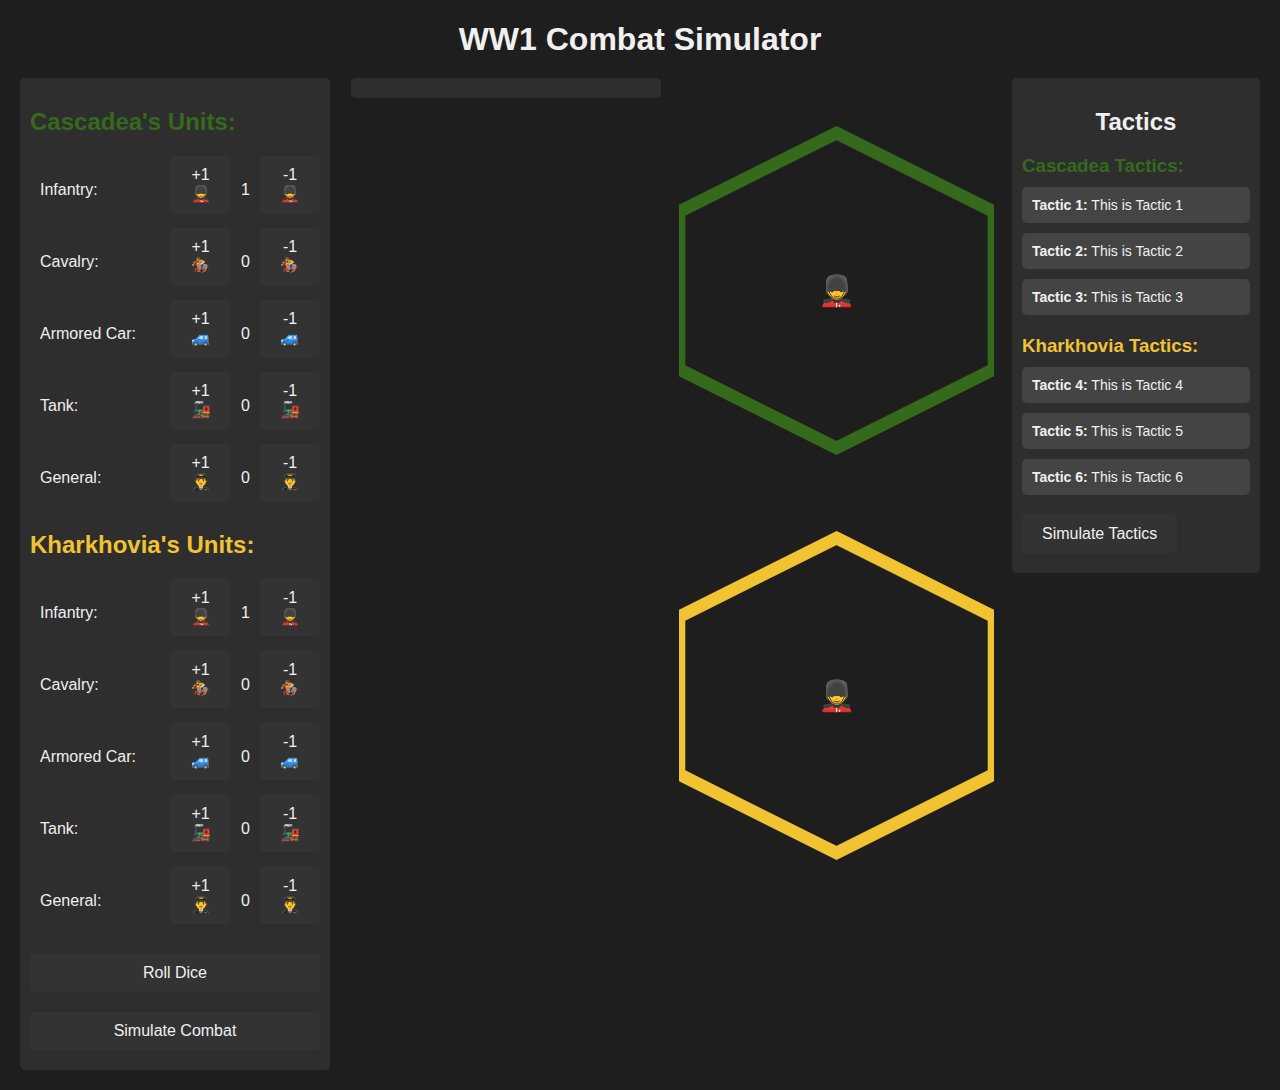
<file: index.html>
<!DOCTYPE html>
<html>
<head>
    <meta charset="UTF-8">
    <title>WW1 Combat Simulator</title>
    <link rel="stylesheet" href="styles.css">
</head>
<body>
    <h1>WW1 Combat Simulator</h1>
    <div id="main-container">
        <!-- Combat Section -->
        <div id="combat-section">
            <!-- Unit Controls -->
            <div class="unit-controls">
                <h2><span class="cascadea">Cascadea's Units:</span></h2>
                <!-- Units will be dynamically generated here -->
                <div id="cascadea-unit-controls"></div>
            </div>
            <div class="unit-controls">
                <h2><span class="kharkhovia">Kharkhovia's Units:</span></h2>
                <!-- Units will be dynamically generated here -->
                <div id="kharkhovia-unit-controls"></div>
            </div>

            <!-- Action Buttons -->
            <div class="action-buttons">
                <button id="rollDiceButton" onclick="rollDice()">Roll Dice</button>
                <button id="simulateCombatButton" onclick="simulateCombat()">Simulate Combat</button>
            </div>
        </div>

        <!-- Output Section -->
        <div id="output-section">
            <div id="output"></div>
        </div>

        <!-- Board Section -->
        <div id="board">
            <!-- Cascadea Section -->
            <div class="hex-container">
                <svg class="hex-svg" viewBox="0 0 100 100">
                    <polygon points="50,0 100,25 100,75 50,100 0,75 0,25" class="cascadea"></polygon>
                </svg>
                <div class="hex-units" id="cascadea-hex-units"></div>
                <!-- Damage Arrow Display -->
                <div class="damage-arrow" id="cascadea-damage-arrow"></div>
                <!-- Unit Losses Display -->
                <div class="unit-losses" id="cascadea-unit-losses"></div>
            </div>
            <!-- Kharkhovia Section -->
            <div class="hex-container">
                <svg class="hex-svg" viewBox="0 0 100 100">
                    <polygon points="50,0 100,25 100,75 50,100 0,75 0,25" class="kharkhovia"></polygon>
                </svg>
                <div class="hex-units" id="kharkhovia-hex-units"></div>
                <!-- Damage Arrow Display -->
                <div class="damage-arrow" id="kharkhovia-damage-arrow"></div>
                <!-- Unit Losses Display -->
                <div class="unit-losses" id="kharkhovia-unit-losses"></div>
            </div>
        </div>

        <!-- Tactics Section -->
        <div id="tactics-section">
            <h2>Tactics</h2>
            <!-- Cascadea Tactics -->
            <div class="tactics-group">
                <h3 class="cascadea">Cascadea Tactics:</h3>
                <div class="tactics-cards" id="cascadea-tactics-cards">
                    <div class="tactic-card" data-faction="cascadea" data-tactic="1">
                        <p><strong>Tactic 1:</strong> This is Tactic 1</p>
                    </div>
                    <div class="tactic-card" data-faction="cascadea" data-tactic="2">
                        <p><strong>Tactic 2:</strong> This is Tactic 2</p>
                    </div>
                    <div class="tactic-card" data-faction="cascadea" data-tactic="3">
                        <p><strong>Tactic 3:</strong> This is Tactic 3</p>
                    </div>
                </div>
            </div>

            <!-- Kharkhovia Tactics -->
            <div class="tactics-group">
                <h3 class="kharkhovia">Kharkhovia Tactics:</h3>
                <div class="tactics-cards" id="kharkhovia-tactics-cards">
                    <div class="tactic-card" data-faction="kharkhovia" data-tactic="4">
                        <p><strong>Tactic 4:</strong> This is Tactic 4</p>
                    </div>
                    <div class="tactic-card" data-faction="kharkhovia" data-tactic="5">
                        <p><strong>Tactic 5:</strong> This is Tactic 5</p>
                    </div>
                    <div class="tactic-card" data-faction="kharkhovia" data-tactic="6">
                        <p><strong>Tactic 6:</strong> This is Tactic 6</p>
                    </div>
                </div>
            </div>

            <button id="simulateTacticsButton" onclick="simulateTactics()">Simulate Tactics</button>
        </div>
    </div>

    <!-- Units Data -->
    <script src="units.js"></script>
    <!-- Tactics Data -->
    <script src="tactics.js"></script>
    <!-- Main Script -->
    <script src="script.js"></script>
</body>
</html>
</file>
<file: styles.css>
/* styles.css */

/* Base Styles */
body { 
    font-family: Arial, sans-serif; 
    margin: 20px; 
    background-color: #1e1e1e; 
    color: #f0f0f0; 
}

h1 {
    text-align: center;
    margin-bottom: 20px;
}

#main-container {
    display: flex;
    justify-content: space-between;
    align-items: flex-start; /* Align items at the top */
}

/* Combat Section */
#combat-section {
    width: 25%; /* Adjusted width */
    background-color: #2e2e2e;
    border-radius: 5px;
    padding: 10px;
    box-sizing: border-box;
    overflow-y: auto; /* Enable scrolling if content overflows */
}

/* Output Section */
#output-section {
    width: 25%; /* Adjusted width */
    background-color: #2e2e2e;
    border-radius: 5px;
    padding: 10px;
    box-sizing: border-box;
    max-height: 80vh;
    overflow-y: auto;
}

/* Board Section */
#board {
    width: 25%; /* Adjusted width */
    display: flex;
    flex-direction: column;
    align-items: center;
    padding: 10px;
    box-sizing: border-box;
}

/* Tactics Section */
#tactics-section {
    width: 20%; /* Allocated space for the new column */
    background-color: #2e2e2e;
    border-radius: 5px;
    padding: 10px;
    box-sizing: border-box;
    overflow-y: auto; /* Enable scrolling if content overflows */
}

/* Button Styles */
button { 
    padding: 10px 20px; 
    font-size: 16px; 
    margin-bottom: 10px; 
    background-color: #333; 
    color: #f0f0f0; 
    border: none; 
    cursor: pointer;
    border-radius: 4px;
}

button:hover { background-color: #555; }

/* Action Buttons Container */
.action-buttons {
    display: flex;
    flex-direction: column;
    gap: 10px;
}

/* Unit Controls */
.unit-controls { 
    margin-bottom: 20px; 
}

.unit-group { 
    display: flex; 
    align-items: center; 
    margin-bottom: 5px; 
}

.unit-group span { 
    margin: 0 10px; 
}

/* Unit Labels */
.unit-label {
    width: 120px; /* Fixed width to ensure alignment */
    flex: 0 0 120px; /* Prevent stretching */
}

/* Faction Colors */
.cascadea { color: rgb(53, 106, 29); } /* Green for Cascadea */
.kharkhovia { color: rgb(241, 194, 50); } /* Yellow for Kharkhovia */

/* Hexagon Container */
.hex-container {
    position: relative;
    width: 315px; /* Increased size */
    height: 365px; /* Increased size */
    margin: 20px 0;
}

/* SVG Hexagon Styles */
.hex-svg {
    width: 100%;
    height: 100%;
}

.hex-svg polygon {
    fill: transparent;
    stroke: #fff;
    stroke-width: 4;
}

.hex-svg .cascadea {
    stroke: rgb(53, 106, 29);
}

.hex-svg .kharkhovia {
    stroke: rgb(241, 194, 50);
}

/* Units Displayed Over the Hexagon */
.hex-units {
    position: absolute;
    top: 50%;
    left: 50%; /* Centered */
    transform: translate(-50%, -50%);
    color: #f0f0f0;
    font-size: 30px; /* Adjusted font size */
    text-align: center;
    width: 80%; /* Adjust as needed */
    white-space: normal;
    word-wrap: break-word;
    line-height: 1.2;
}

/* Damage Arrow Display Styles */
.damage-arrow {
    position: absolute;
    top: 45%; /* Adjust as needed */
    right: -175px; /* Adjust based on layout */
    transform: translateY(-50%);
    font-size: 30px; /* Adjust as needed */
    text-align: center;
}

/* Unit Losses Display Styles */
.unit-losses {
    position: absolute;
    top: 65%; /* Adjusted to widen the gap */
    right: -175px; /* Adjust based on layout */
    transform: translateY(-50%);
    font-size: 24px; /* Adjust as needed */
    text-align: center;
}

/* Tactics Section Styles */
#tactics-section h2 {
    text-align: center;
    margin-bottom: 15px;
}

.tactics-group {
    margin-bottom: 20px;
}

.tactics-group h3 {
    margin-bottom: 10px;
}

/* Tactics Cards */
.tactics-cards {
    display: flex;
    flex-direction: column;
    gap: 10px;
}

.tactic-card {
    background-color: #444;
    padding: 10px;
    border-radius: 5px;
    cursor: pointer;
    transition: background-color 0.3s, transform 0.3s;
}

.tactic-card p {
    margin: 0;
    font-size: 14px;
}

.tactic-card:hover {
    background-color: #555;
    transform: scale(1.02);
}

/* Selected Tactic */
.tactic-card.selected {
    background-color: #666;
    border: 2px solid #fff;
}
</file>
